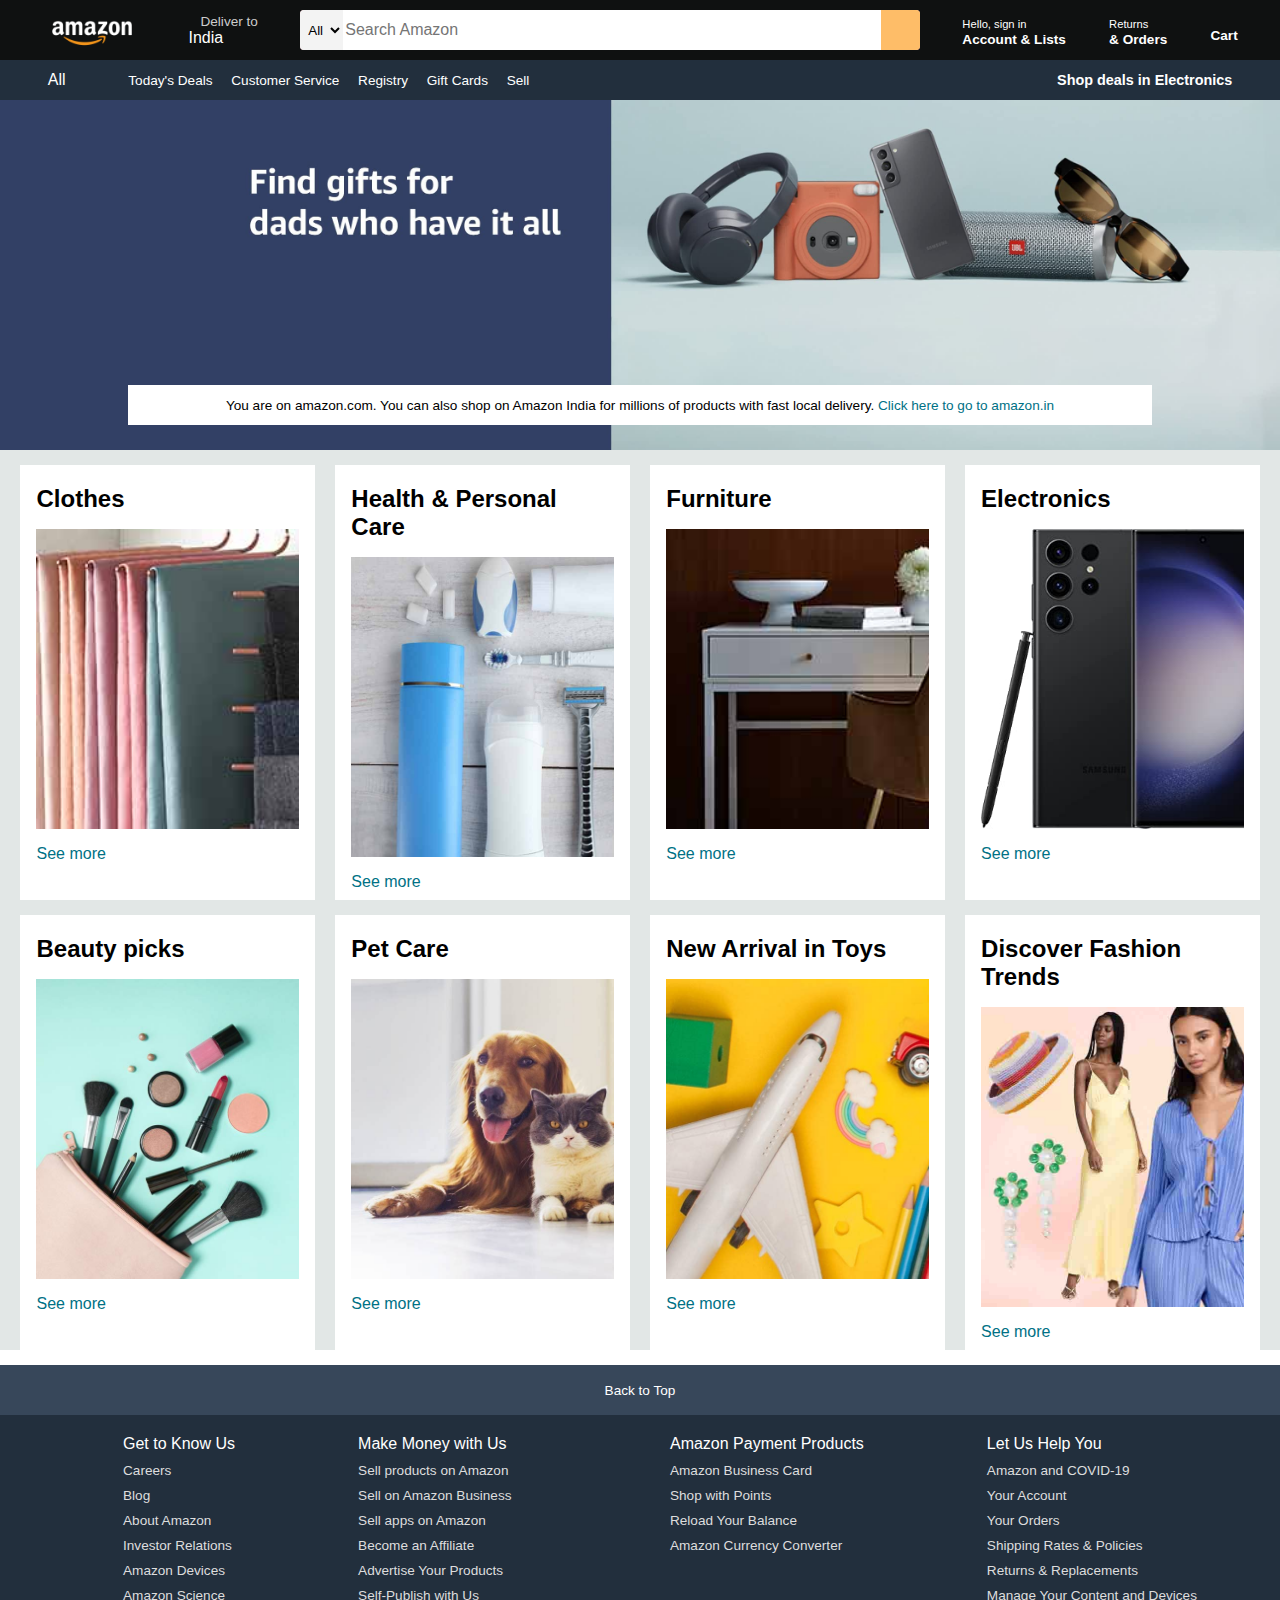
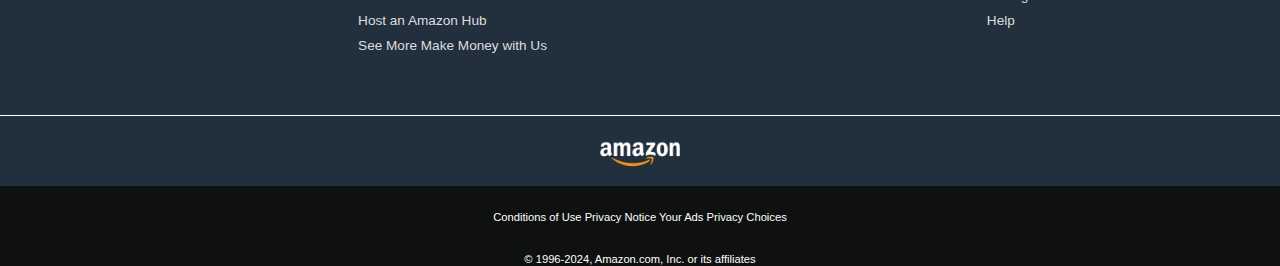
<file: Amazon Clone/index.html>
<!DOCTYPE html>
<html lang="en">
<head>
    <meta charset="UTF-8">
    <meta http-equiv="X-UA-Compatible" content="IE=edge">
    <meta name="viewport" content="width=device-width, initial-scale=1.0">
    <title>Amazon</title>
    <link rel="stylesheet" href="https://cdnjs.cloudflare.com/ajax/libs/font-awesome/6.7.1/css/all.min.css" integrity="sha512-5Hs3dF2AEPkpNAR7UiOHba+lRSJNeM2ECkwxUIxC1Q/FLycGTbNapWXB4tP889k5T5Ju8fs4b1P5z/iB4nMfSQ==" crossorigin="anonymous" referrerpolicy="no-referrer" />
    <link rel="stylesheet" href="style.css">
</head>
<body>
    <header>
        <div class="navbar">
            <div class="nav-logo border">
                <div class="logo"></div>
            </div>

            <div class="nav-address border">
                <p class="add-first">Deliver to</p>
                <div class="add-icon">
                    <i class="fa-solid fa-location-dot"></i>
                    <p class="add-second">India</p>
                </div>
            </div>

            <div class="nav-search">
                <select class="search-select">
                    <option>All</option>
                </select>
                <input placeholder="Search Amazon" class="search-input">
                <div class="search-icon">
                    <i class="fa-solid fa-magnifying-glass"></i>
                </div>
            </div>

            <div class="nav-signin border">
                <p><span>Hello, sign in</span></p>
                <p class="nav-second">Account & Lists</p>
            </div>

            <div class="nav-return border">
                <p><span>Returns</span></p>
                <p class="nav-second">& Orders</p>
            </div>

            <div class="nav-cart border">
                <i class="fa-solid fa-cart-shopping"></i>
                Cart
            </div>
        </div>

        <div class="panel">
            <div class="panel-all">
                <i class="fa-solid fa-bars"></i>
                All
            </div>
            <div class="panel-ops">
                <p>Today's Deals</p>
                <p>Customer Service</p>
                <p>Registry</p>
                <p>Gift Cards</p>
                <p>Sell</p>
            </div>
            <div class="panel-deals">
                Shop deals in Electronics
            </div>
        </div>

    </header>

    <div class="hero-section">
        <div class="hero-msg">
            <p>You are on amazon.com. You can also shop on Amazon India for millions of products with fast local delivery. <a>Click here to go to amazon.in</a></p>
        </div>
    </div>

    <div class="shop-section">
        <div class="box">
            <div class="box-content">
                <h2>Clothes</h2>
                <div class="box-img" style="background-image: url('box1_image.jpg');"></div>
                <p>See more</p>
            </div>
        </div>
        <div class="box">
            <div class="box-content">
                <h2>Health & Personal Care</h2>
                <div class="box-img" style="background-image: url('box2_image.jpg');"></div>
                <p>See more</p>
            </div>
        </div>
        <div class="box">
            <div class="box-content">
                <h2>Furniture</h2>
                <div class="box-img" style="background-image: url('box3_image.jpg');"></div>
                <p>See more</p>
            </div>
        </div>
        <div class="box">
            <div class="box-content">
                <h2>Electronics</h2>
                <div class="box-img" style="background-image: url('box4_image.jpg');"></div>
                <p>See more</p>
            </div>
        </div>
        <div class="box">
            <div class="box-content">
                <h2>Beauty picks</h2>
                <div class="box-img" style="background-image: url('box5_image.jpg');"></div>
                <p>See more</p>
            </div>
        </div>
        <div class="box">
            <div class="box-content">
                <h2>Pet Care</h2>
                <div class="box-img" style="background-image: url('box6_image.jpg');"></div>
                <p>See more</p>
            </div>
        </div>
        <div class="box">
            <div class="box-content">
                <h2>New Arrival in Toys</h2>
                <div class="box-img" style="background-image: url('box7_image.jpg');"></div>
                <p>See more</p>
            </div>
        </div>
        <div class="box">
            <div class="box-content">
                <h2>Discover Fashion Trends</h2>
                <div class="box-img" style="background-image: url('box8_image.jpg');"></div>
                <p>See more</p>
            </div>
        </div>
    </div>

    <footer>
        <div class="foot-panel1">
            Back to Top
        </div>

        <div class="foot-panel2">
            <ul>
                <p>Get to Know Us</p>
                <a>Careers</a>
                <a>Blog</a>
                <a>About Amazon</a>
                <a>Investor Relations</a>
                <a>Amazon Devices</a>
                <a>Amazon Science</a>
            </ul>
            <ul>
                <p>Make Money with Us</p>
                <a>Sell products on Amazon</a>
                <a>Sell on Amazon Business</a>
                <a>Sell apps on Amazon</a>
                <a>Become an Affiliate</a>
                <a>Advertise Your Products</a>
                <a>Self-Publish with Us</a>
                <a>Host an Amazon Hub</a>
                <a>See More Make Money with Us</a>
            </ul>
            <ul>
                <p>Amazon Payment Products</p>
                <a>Amazon Business Card</a>
                <a>Shop with Points</a>
                <a>Reload Your Balance</a>
                <a>Amazon Currency Converter</a>
            </ul>
            <ul>
                <p>Let Us Help You</p>
                <a>Amazon and COVID-19</a>
                <a>Your Account</a>
                <a>Your Orders</a>
                <a>Shipping Rates & Policies</a>
                <a>Returns & Replacements</a>
                <a>Manage Your Content and Devices</a>
                <a>Help</a>
            </ul>
        </div>

        <div class="foot-panel3">
            <div class="logo"></div>
        </div>

        <div class="foot-panel4">
            <div class="pages">
                <a>Conditions of Use</a>
                <a>Privacy Notice</a>
                <a>Your Ads Privacy Choices</a>
            </div>
            <div class="copyright">
                © 1996-2024, Amazon.com, Inc. or its affiliates
            </div>
        </div>
    </footer>
</body>
</html>
</file>
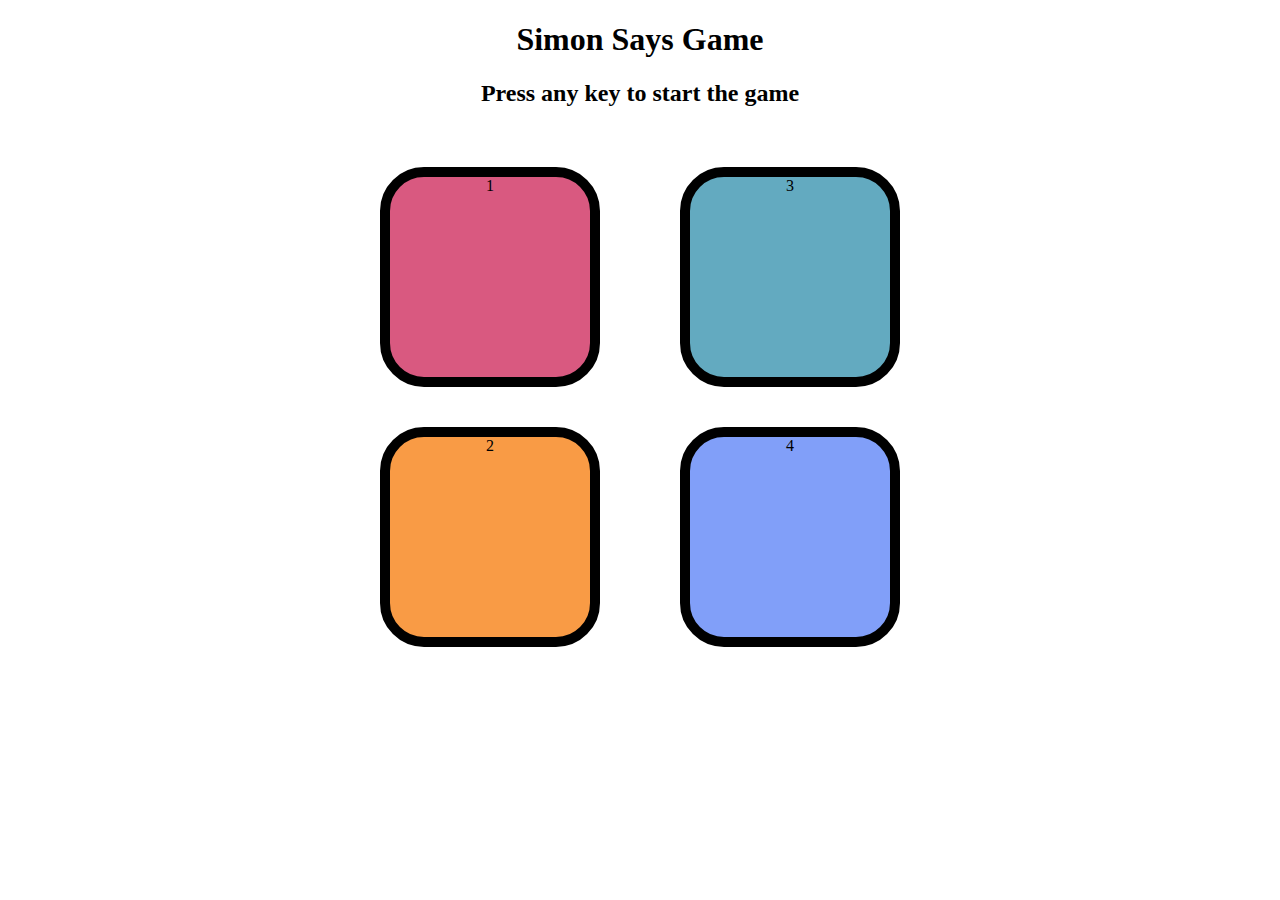
<file: Simon Say Game/index.html>
<!DOCTYPE html>
<html lang="en">
<head>
    <meta charset="UTF-8">
    <meta name="viewport" content="width=device-width, initial-scale=1.0">
    <title>Simon Game</title>
    <link rel="stylesheet" href="style.css" />
</head>
<body>
    <h1>Simon Says Game</h1>
    <h2>Press any key to start the game</h2>

    <div class="btn-container">
        <div class="line-one">
            <div class="btn red" type="button" id="red">1</div>
            <div class="btn yellow" type="button" id="yellow">2</div>
        </div>
        <div class="line-two">
            <div class="btn green" type="button" id="green">3</div>
            <div class="btn purple" type="button" id="purple">4</div>
        </div>
    </div>

    <script src="app.js"></script>
</body>
</html>
</file>
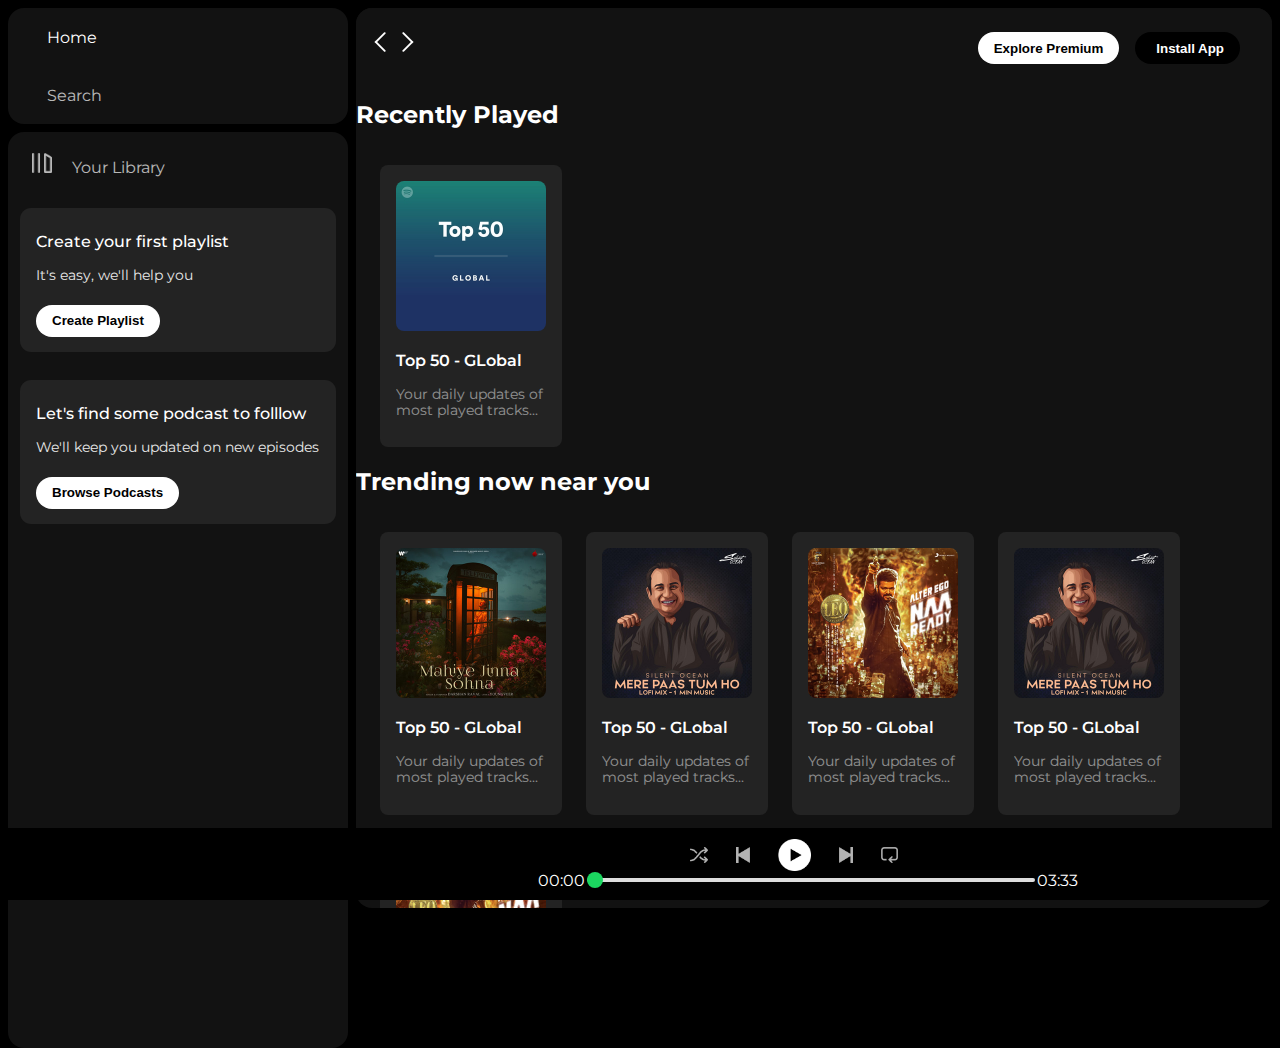
<file: Spotify Clone/index.html>
<!DOCTYPE html>
<html lang="en">
<head>
    <meta charset="UTF-8">
    <meta http-equiv="X-UA-Compatible" content="IE=edge">
    <meta name="viewport" content="width=device-width, initial-scale=1.0">
    <link rel="stylesheet" href="https://cdnjs.cloudflare.com/ajax/libs/font-awesome/6.5.1/css/all.min.css" integrity="sha512-DTOQO9RWCH3ppGqcWaEA1BIZOC6xxalwEsw9c2QQeAIftl+Vegovlnee1c9QX4TctnWMn13TZye+giMm8e2LwA==" crossorigin="anonymous" referrerpolicy="no-referrer" />
    <link rel="icon" href="./assets/logo.png">
    <title>Spotify - Web player: Music for everyone</title>
    <link rel="stylesheet" href="style.css">
    <link rel="preconnect" href="https://fonts.googleapis.com">
    <link rel="preconnect" href="https://fonts.gstatic.com" crossorigin>
    <link href="https://fonts.googleapis.com/css2?family=Montserrat:wght@300;400;500;600;700&display=swap" rel="stylesheet">
</head>
<body>
    <div class="main">
        <div class="sidebar">
            <div class="nav">
                <div class="nav-option" style="opacity: 1;">
                    <i class="fa-solid fa-house"></i>
                    <a href="#">Home</a>
                </div>
                <div class="nav-option">
                    <i class="fa-solid fa-magnifying-glass"></i>
                    <a href="#">Search</a>
                </div>
            </div>
            <div class="library">
                <div class="options">
                    <div class="lib-option nav-option">
                        <img src="./assets/library_icon.png">
                        <a href="#">Your Library</a>
                    </div> 
                    <div class="icons">
                        <i class="fa-solid fa-plus"></i>
                        <i class="fa-solid fa-arrow-right"></i>
                    </div>
                </div>
                <div class="lib-box">
                    <div class="box">
                        <p class="box-p1">Create your first playlist</p>
                        <p class="box-p2">It's easy, we'll help you</p>
                        <button class="badge">Create Playlist</button>                        
                    </div>
                    <div class="box">
                        <p class="box-p1">Let's find some podcast to folllow</p>
                        <p class="box-p2">We'll keep you updated on new episodes</p>
                        <button class="badge">Browse Podcasts</button>                        
                    </div>
                </div>
            </div>
        </div>
        <div class="main-content">
            <div class="sticky-nav">
                <div class="sticky-nav-icons">
                    <img src="./assets/backward_icon.png">
                    <img src="./assets/forward_icon.png" class="hide">
                </div>
                <div class="sticky-nav-options">
                    <button class="badge nav-item hide">Explore Premium</button>
                    <button class="badge nav-item dark-badge"><i class="fa-regular fa-circle-down" style="margin-right: 5px;"></i> Install App</button>
                    <i class="fa-regular fa-user nav-item "></i>
                </div>
                
            </div>

            <h2>Recently Played</h2>
            <div class="cards-container">
                <div class="card">
                    <img src="assets/card1img.jpeg" class="card-img">
                    <p class="card-title">Top 50 - GLobal</p>
                    <p class="card-info">Your daily updates of most played tracks...</p>
                </div>
            </div>

            <h2>Trending now near you</h2>
            <div class="cards-container">
                <div class="card">
                    <img src="assets/card2img.jpeg" class="card-img">
                    <p class="card-title">Top 50 - GLobal</p>
                    <p class="card-info">Your daily updates of most played tracks...</p>
                </div>            
                <div class="card">
                    <img src="assets/card3img.jpeg" class="card-img">
                    <p class="card-title">Top 50 - GLobal</p>
                    <p class="card-info">Your daily updates of most played tracks...</p>
                </div> 
                <div class="card">
                    <img src="assets/card4img.jpeg" class="card-img">
                    <p class="card-title">Top 50 - GLobal</p>
                    <p class="card-info">Your daily updates of most played tracks...</p>
                </div>
                <div class="card">
                    <img src="assets/card3img.jpeg" class="card-img">
                    <p class="card-title">Top 50 - GLobal</p>
                    <p class="card-info">Your daily updates of most played tracks...</p>
                </div>
                <div class="card">
                    <img src="assets/card4img.jpeg" class="card-img">
                    <p class="card-title">Top 50 - GLobal</p>
                    <p class="card-info">Your daily updates of most played tracks...</p>
                </div>
            </div>

            <h2>Featured Chats</h2>
            <div class="cards-container">
                <div class="card">
                    <img src="assets/card5img.jpeg" class="card-img">
                    <p class="card-title">Top 50 - GLobal</p>
                    <p class="card-info">Your daily updates of most played tracks...</p>
                </div>
                <div class="card">
                    <img src="assets/card6img.jpeg" class="card-img">
                    <p class="card-title">Top 50 - GLobal</p>
                    <p class="card-info">Your daily updates of most played tracks...</p>
                </div>
                <div class="card">
                    <img src="assets/card1img.jpeg" class="card-img">
                    <p class="card-title">Top 50 - GLobal</p>
                    <p class="card-info">Your daily updates of most played tracks...</p>
                </div>
            </div>
            <div class="footer">
                <div class="line"></div>
            </div>
        </div>
        <div class="music-player">
            <div class="album"></div>
            <div class="player">
                <div class="player-controls">
                    <img src="assets/player_icon1.png" class="player-control-icon">
                    <img src="assets/player_icon2.png" class="player-control-icon">
                    <img src="assets/player_icon3.png" class="player-control-icon" style="opacity: 1; height: 2rem;">
                    <img src="assets/player_icon4.png" class="player-control-icon">
                    <img src="assets/player_icon5.png" class="player-control-icon">
                </div>
                <div class="playback-bar">
                    <span class="curr-time">00:00</span>
                    <input type="range" min="100" max="100" step="1" class="progress-bar">
                    <span class="curr-time">03:33</span>
                   
                </div>
            </div>
            <div class="control"></div>
        </div>
        
    </div>
</body>
</html>
</file>
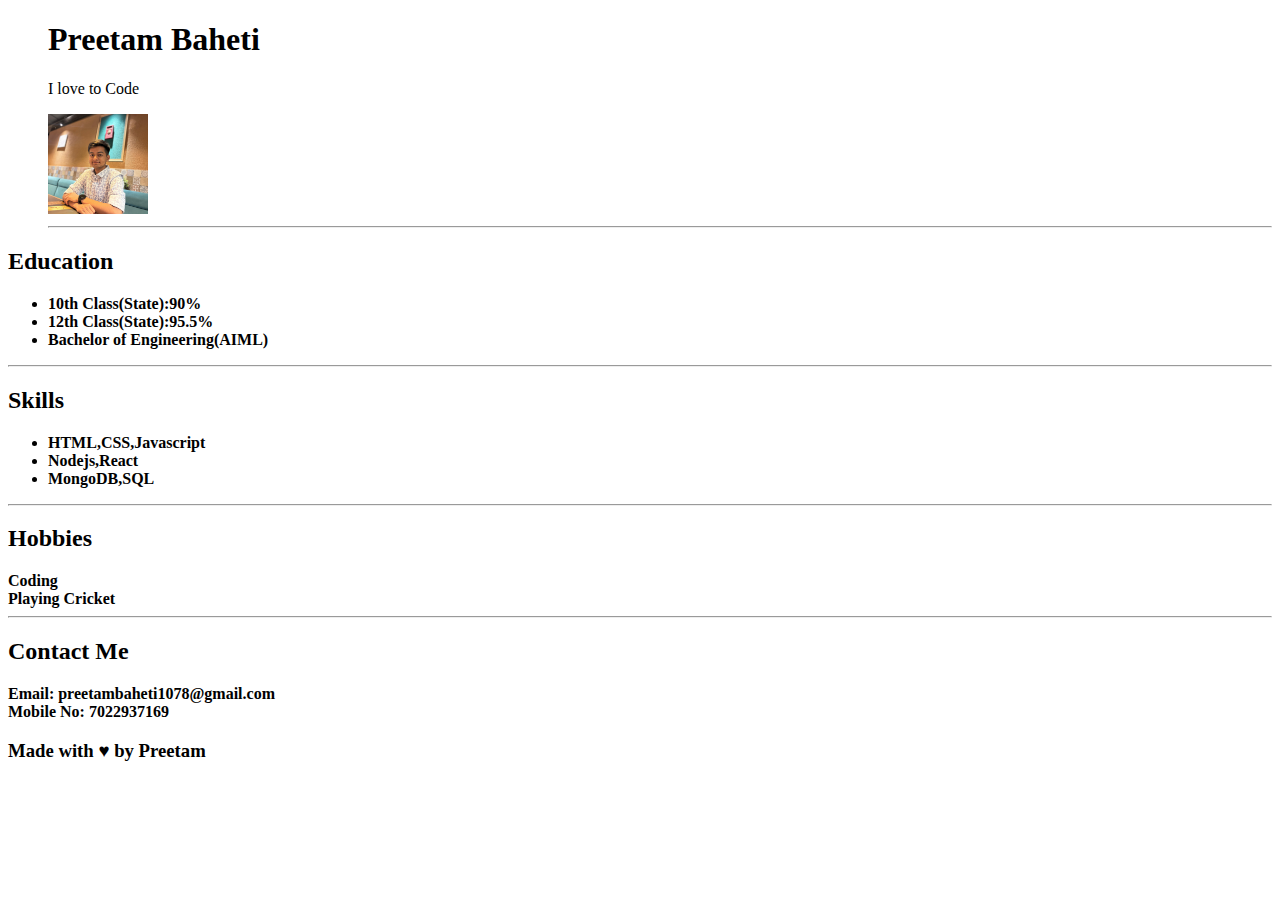
<file: Portfolio_Page/page.html>
<!DOCTYPE html>
<html lang="en">
<head>
    <meta charset="UTF-8">
    <meta name="viewport" content="width=device-width, initial-scale=1.0">
    <title>Portfolio Page</title>
</head>
<body>
    <header>
   <ul>
    <h1>Preetam Baheti</h1>
    <p>I love to Code</p>
    <img src="Photo kdh.jpg" alt="Preetam Photo"height="100px" width="100px">
    <hr>
   </header>
    </ul>
    <section>
    <h2>Education</h2>
    <ul>
        <li><b>10th Class(State)<b>:90%</li>
        <li><b>12th Class(State)<b>:95.5%</li>
        <li>Bachelor of Engineering(AIML)</li>
    </ul>
<hr>
</section>

<section>
    <h2>Skills</h2>
    <ul>
        <li>HTML,CSS,Javascript</li>
        <li>Nodejs,React</li>
        <li>MongoDB,SQL</li>
    </ul>
<hr>
    <ul>
    </section>

    <section>
    <h2>Hobbies</h2>
    <li>Coding</li>
    <li>Playing Cricket</li>
    </ul>
<hr>
</section>

<footer>
<h2>Contact Me</h2>
    <li>Email:</b> preetambaheti1078@gmail.com</li>
    <li><b>Mobile No:</b> 7022937169</li>

    <h3>Made with &hearts; by Preetam</h3>
</footer> 
</body>
</html>
</file>
<file: Amazon Clone/style.css>
* {
    margin: 0;
    font-family: Arial;
    border: border-box;
}

.navbar {
    height: 60px;
    background-color: #0f1111;
    color: white;
    display: flex;
    align-items: center;
    justify-content: space-evenly;
}

.nav-logo {
    height: 50px;
    width: 100px;
}

.logo {
    background-image: url("amazon_logo.png");
    background-size: cover;
    height: 50px;
    width: 100%;
}

.border {
    border: 1.5px solid transparent;
}

.border:hover {
    border: 1.5px solid white;
}

/** box2 **/
.add-first {
    color: #CCCCCC;
    font-size: 0.85rem;
    margin-left: 15px;
}

.add-second {
    font-size: 1rem;
    margin-left: 3px;
}

.add-icon {
    display: flex;
    align-items: center;
}

/** box3 **/
.nav-search {
    display: flex;
    justify-content: space-evenly;
    background: pink;
    width: 620px;
    height: 40px;
    border-radius: 4px;
}

.search-select {
    background-color: #f3f3f3;
    width: 50px;
    text-align: center;
    border-top-left-radius: 4px;
    border-bottom-left-radius: 4px;
    border: none;
}

.search-input {
    width: 100%;
    font-size: 1rem;
    border: none;
}

.search-icon {
    width: 45px;
    display: flex;
    justify-content: center;
    align-items: center;
    font-size: 1.2rem;
    background-color: #febd68;
    border-top-right-radius: 4px;
    border-bottom-right-radius: 4px;
    color: #0f1111;
}

.nav-search:hover {
    border: 2px solid orange;
}

/** box4 **/
span {
    font-size: 0.7rem;
}

.nav-second {
    font-size: 0.85rem;
    font-weight: 700;
}

/** box6 **/
.nav-cart i {
    font-size: 30px;
}

.nav-cart {
    font-size: 0.85rem;
    font-weight: 700;
}

/** panel **/
.panel {
    height: 40px;
    background-color: #222f3d;
    display: flex;
    color: white;
    align-items: center;
    justify-content: space-evenly;
}

.panel-ops p {
    display: inline;
    margin-left: 15px;
}

.panel-ops {
    width: 70%;
    font-size: 0.85rem;
}

.panel-deals {
    font-size: 0.9rem;
    font-weight: 700;
}

/** hero section **/
.hero-section {
    background-image: url("hero_image.jpg");
    background-size: cover;
    height: 350px;
    display: flex;
    justify-content: center;
    align-items: flex-end;
}

.hero-msg {
    background-color: white;
    color: black;
    height: 40px;
    display: flex;
    align-items: center;
    justify-content: center;
    font-size: 0.85rem;
    width: 80%;
    margin-bottom: 25px;
}

.hero-msg a {
    color: #007185;
}

/** shop section **/
.shop-section {
    display: flex;
    flex-wrap: wrap;
    justify-content: space-evenly;
    background-color: #e2e7e6;
}

.box {
    border: 2px;
    height: 400px;
    width: 23%;
    background-color: white;
    padding: 20px 0px 15px;
    margin-top: 15px;
}

.box-img {
    height: 300px;
    background-size: cover;
    margin-top: 1rem;
    margin-bottom: 1rem;
}

.box-content {
    margin-left: 1rem;
    margin-right: 1rem;
}

.box-content p {
    color: #007185;
}

/** footer **/
footer {
    margin-top: 15px;
}

.foot-panel1 {
    background-color: #37475a;
    color: white;
    height: 50px;
    display: flex;
    justify-content: center;
    align-items: center;
    font-size: 0.85rem;
}

.foot-panel2 {
    background-color: #222f3d;
    color: white;
    height: 300px;
    display: flex;
    justify-content: space-evenly;
}

ul {
    margin-top: 20px;
}

ul a {
    display: block;
    font-size: 0.85rem;
    margin-top: 10px;
    color: #dddddd;
}

.foot-panel3 {
    background-color: #222f3d;
    color: white;
    border-top: 0.5px solid white;
    height: 70px;
    display: flex;
    justify-content: center;
    align-items: center;
}

.logo {
    background-image: url("amazon_logo.png");
    background-size: cover;
    height: 50px;
    width: 100px;
}

.foot-panel4 {
    background-color: #0f1111;
    color: white;
    height: 80px;
    font-size: 0.7rem;
    text-align: center;
}

.pages {
    padding: 25px;
}

.copyright {
    padding-top: 5px;
}
</file>
<file: Simon Say Game/style.css>
body{
    text-align: center;
}

.btn{
    height: 200px;
    width: 200px;
    border-radius: 20%;
    border: 10px solid black;
    margin: 2.5rem;
}

.btn-container{
    display: flex;
    justify-content: center;
}

.yellow{
    background-color: #f99b45;
}

.red{
    background-color: #d95980;
}

.purple{
    background-color: #819ff9;
}

.green{
    background-color: #63aac0;
}

.flash{
    background-color: white;
}

.userflash{
    background-color: green;
}
</file>
<file: Spotify Clone/style.css>
body {
    font-family: 'Montserrat', sans-serif;
    margin: 0;
    background-color: #000;
    color: #fff;
    overflow: hidden;
}

.main{
    display: flex;
    height: 100vh;
    padding: 0.5rem;
}

.sidebar {
    background-color: black;
    width: 340px;
    border-radius: 1rem;
    margin-right: 0.5rem;
}

.main-content {
    background-color: #121212 ;
    flex: 1;
    border-radius: 1rem;
    overflow: auto;
    padding: 0 1.5 rem 0 1.5rem;
}

.music-player {
    background-color: black;
    position: fixed;
    bottom: 0px;
    width: 100%;
    height: 72px;
}

a {
    text-decoration: none;
    color: white;
}

.nav {
    background-color: #121212;
    border-radius: 1rem;
    display: flex;
    flex-direction: column;
    justify-content: center;
    height: 100px;
    padding: 0.5rem 0.7rem;
}

.nav-option {
    line-height: 2.5rem;
    opacity: 0.7;
    padding: 0.5rem 0.75rem;
}

.nav-option:hover {
    opacity: 1;
}

.nav-option i {
    font-size: 1.25rem;
}

.nav-option a {
    font-size: 1rem;
    margin-left: 1rem;
}

.library {
    background-color: #121212;
    border-radius: 1rem;
    height: 100%;
    margin-top: 0.5rem;
    padding: 0.5rem 0.75rem;
}

.options {
    display: flex;
    justify-content: space-between;
    align-items: center;
}

.lib-option img {
    height: 1.25rem;
    width: 1.25rem;
}

.icons {
    font-size: 1.25rem;
    display: flex;
}

.icons i {
    opacity: 0.7;
    margin-right: 1rem;
}

.icons i:hover {
    opacity: 1;    
}

.box {
    background-color: #232323;
    height: 8rem;
    border-radius: 0.7rem;
    margin: 0.75rem 0 1.75rem 0;
    padding: 0.5rem 1rem;
}

.box-p1 {
    font-size: 1rem;
    font-weight: 500;
}

.box-p2 {
    font-size: 0.85rem;
    opacity: 0.9;
}

.badge {
    background-color: white;
    border: none;
    border-radius: 100px;
    padding: 0.25rem 1rem;
    font-weight: 700;
    margin-top: 0.5rem;
    height: 2rem;
    width: fit-content;
}

.dark-badge {
    background-color: #000;
    color: white;
}

.sticky-nav{
    position: sticky;
    top: 0;
    background-color: #121212;
    display: flex;
    justify-content: space-between;
    align-items: center;
    padding: 1rem 0 1rem 0;
    z-index: 10;
}

.sticky-nav-icons {
    margin-left: 0.75rem;
}

.sticky-nav-options {
    display: flex;
    justify-content: center;
    align-items: center;
}

.nav-item {
    margin-right: 1rem;
}

@media (max-width: 1000px) {
    .hide {
        display: none;
    }
}

.card {
    background-color: #232323;
    width: 150px;
    border-radius: 0.5rem;
    padding: 1rem;
    margin-left: 1.5rem;
    margin-top: 1rem;
}

.cards-container {
    display: flex;
    flex-wrap: wrap;
}

.card-img {
    width: 100%;
    border-radius: 0.5rem;
}

.card-title {
    font-weight: 600;
}

.card-info {
    font-size: 0.85rem;
    opacity: 0.5;
}

.footer {
    height: 300px;
    display: flex;
    align-items: center;
    justify-content: center;

}

.line {
    width: 90%;
    height: 50%;
    border-top: 1px solid white;
    opacity: 0.4;
}

.music-player {
    display: flex;
    justify-content: space-between;
    align-items: center;
}

.album {
    width: 25%;
}

.player {
    width: 50%;
}

.controls {
    width: 25%;
}

.player-controls {
    display: flex;
    justify-content: center;
    align-items: center;
}

.playback-bar {
    display: flex;
    justify-content: center;
    align-items: center;
}

.player-control-icon {
    height: 1rem;
    margin-right: 1.75rem;
    opacity: 0.7;
}

.player-control-icon :hover {
    opacity: 1;
}

.progress-bar {
    width: 70%;
    appearance: none;
    background-color: transparent;
    cursor: pointer;
}

.progress-bar::-webkit-slider-runnable-track {
    background-color: #ddd;
    border-radius: 100px;
    height: 0.2rem;
}

.progress-bar::-webkit-slider-thumb {
    appearance: none;
    height: 1rem;
    width: 1rem;
    background-color: #1bd760;
    border-radius: 50%;
    margin-top: -6px;
}
</file>
